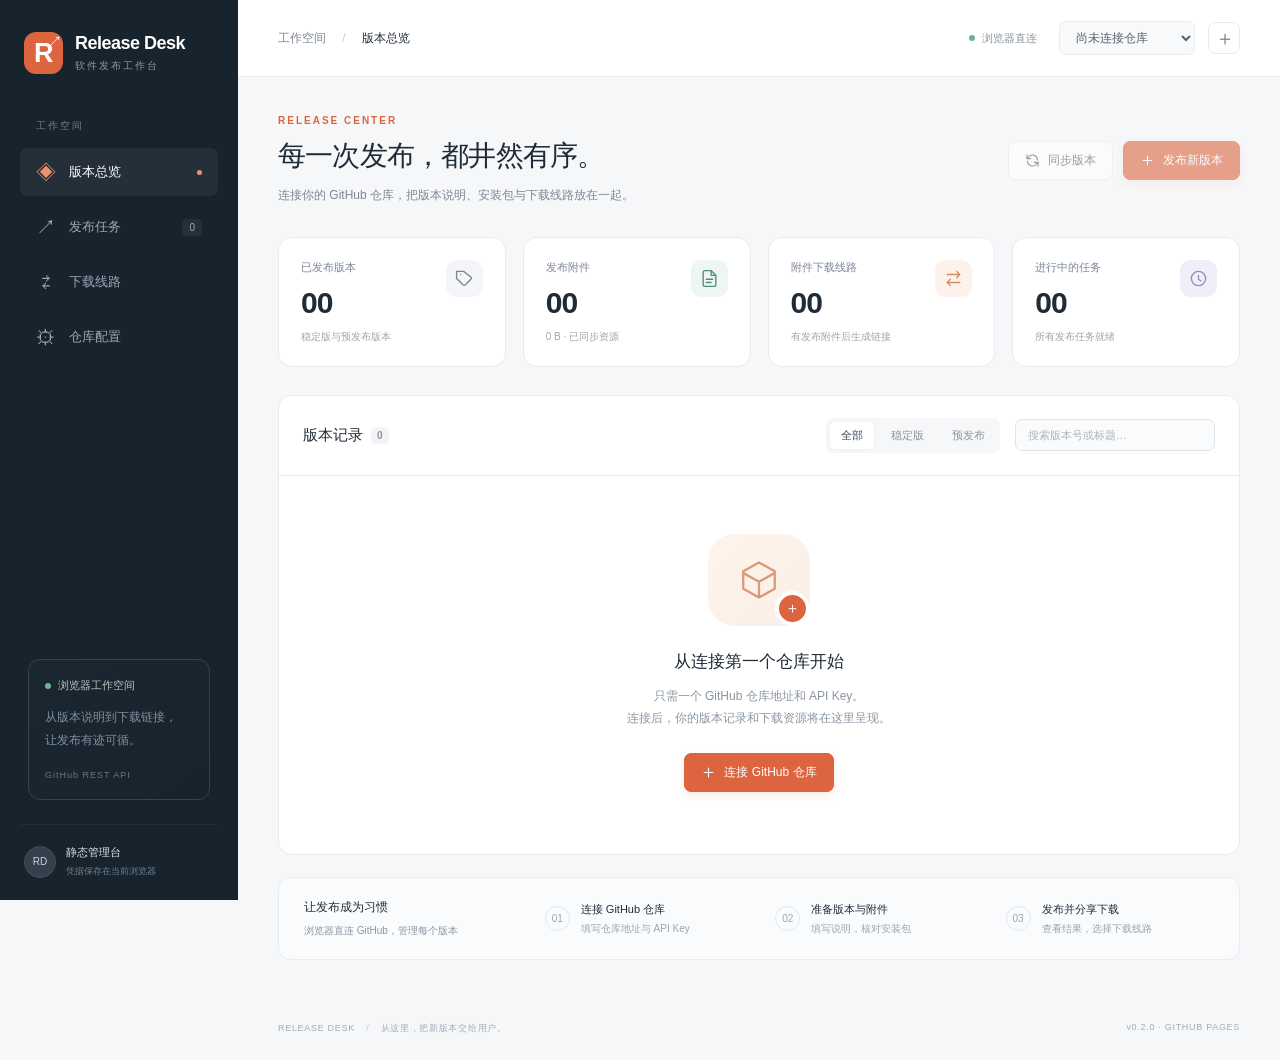
<file: index.html>
<!doctype html>
<html lang="zh-CN">
<head>
  <meta charset="utf-8"><meta name="viewport" content="width=device-width,initial-scale=1">
  <title>Release Desk · 软件发布管理台</title>
  <link rel="icon" href="data:image/svg+xml,%3Csvg xmlns='http://www.w3.org/2000/svg' viewBox='0 0 40 40'%3E%3Crect width='40' height='40' rx='12' fill='%23e36841'/%3E%3Cpath d='M12 27V13h9a5 5 0 0 1 0 10h-9m8 0 7 7' fill='none' stroke='white' stroke-width='3'/%3E%3C/svg%3E">
  <link rel="stylesheet" href="./style.css">
  <meta name="release-desk-mode" content="browser">
  <meta name="referrer" content="no-referrer">
  <meta http-equiv="Content-Security-Policy" content="default-src 'self'; script-src 'self'; style-src 'self'; img-src 'self' data:; connect-src 'self' https:; object-src 'none'; base-uri 'self'; form-action 'self'">
  <script src="./vendor/markdown-it.min.js" defer></script>
  <script src="./vendor/js-yaml.min.js" defer></script>
  <script src="./vendor/sha256.min.js" defer></script>
  <script src="./browser-api.js" defer></script>
  <script src="./app.js" defer></script>
</head>
<body>
  <aside class="sidebar">
    <a class="brand" href="./index.html"><span class="brand-icon">R<span>↗</span></span><span>Release Desk<small>软件发布工作台</small></span></a>
    <div class="nav-label">工作空间</div>
    <nav aria-label="主导航">
      <button data-page="releases" class="nav active"><span class="nav-icon">◈</span>版本总览<span class="nav-dot"></span></button>
      <button data-page="jobs" class="nav"><span class="nav-icon">↗</span>发布任务<span id="task-count" class="nav-count">0</span></button>
      <button data-page="routes" class="nav"><span class="nav-icon">⇄</span>下载线路</button>
      <button data-page="settings" class="nav"><span class="nav-icon">⚙</span>仓库配置</button>
    </nav>
    <div class="sidebar-note"><div class="live-indicator"><i></i> 浏览器工作空间</div><p>从版本说明到下载链接，<br>让发布有迹可循。</p><span>GitHub REST API</span></div>
    <div class="sidebar-footer"><span class="avatar">RD</span><div>静态管理台<small>凭据保存在当前浏览器</small></div></div>
  </aside>
  <div class="workspace">
    <header class="topbar"><div class="breadcrumb">工作空间 <span>/</span> <strong id="crumb">版本总览</strong></div><div class="topbar-right"><span class="local-label"><i></i> 浏览器直连</span><label class="sr-only" for="project-picker">当前仓库</label><select id="project-picker"><option value="">尚未连接仓库</option></select><button class="icon-button" id="add-project" title="添加仓库" aria-label="添加仓库">＋</button></div></header>
    <main id="main" tabindex="-1"><div class="loading-state"><span class="spinner"></span>正在读取工作空间…</div></main>
    <footer class="page-footer"><span>RELEASE DESK <b> / </b> 从这里，把新版本交给用户。</span><span>v0.2.0 · GITHUB PAGES</span></footer>
  </div>
  <dialog id="modal"><div id="modal-content"></div></dialog>
  <div id="toasts" role="status" aria-live="polite"></div>
</body>
</html>
</file>
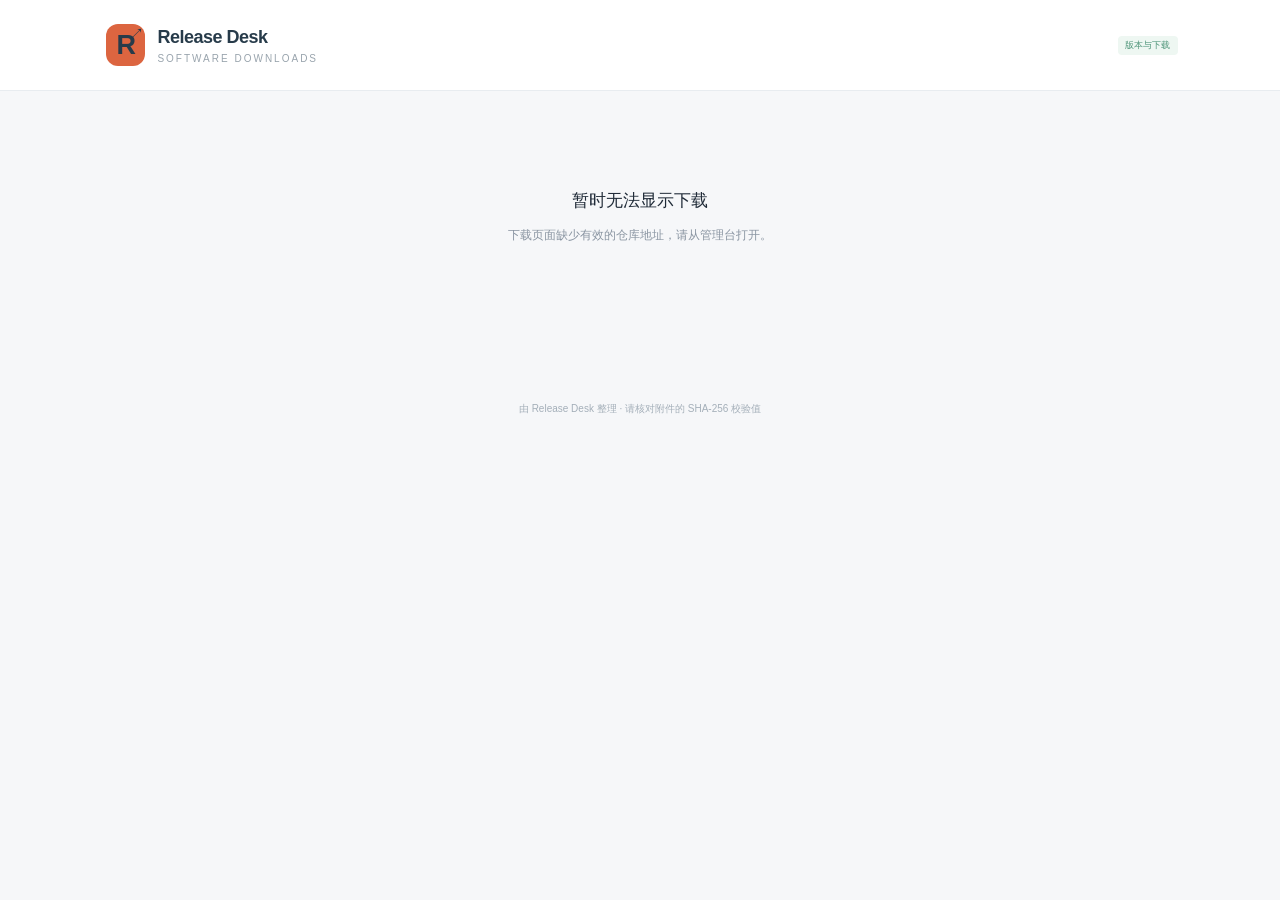
<file: download.html>
<!doctype html>
<html lang="zh-CN"><head><meta charset="utf-8"><meta name="viewport" content="width=device-width,initial-scale=1"><title>软件下载 · Release Desk</title><link rel="stylesheet" href="./style.css"><meta name="release-desk-mode" content="browser"><meta name="referrer" content="no-referrer"><meta http-equiv="Content-Security-Policy" content="default-src 'self'; script-src 'self'; style-src 'self'; img-src 'self' data:; connect-src 'self' https:; object-src 'none'; base-uri 'self'; form-action 'self'"><script src="./vendor/markdown-it.min.js" defer></script><script src="./public.js" defer></script></head>
<body class="public-body"><header class="public-header"><a href="./index.html" class="brand"><span class="brand-icon">R<span>↗</span></span><span>Release Desk<small>SOFTWARE DOWNLOADS</small></span></a><span class="badge green">版本与下载</span></header><main class="public-main" id="public-main"><div class="loading-state">正在读取版本信息…</div></main><footer class="public-footer">由 Release Desk 整理 · 请核对附件的 SHA-256 校验值</footer><div id="toasts" role="status"></div></body></html>
</file>
<file: style.css>
@charset "UTF-8";
.inline-info svg,.guide-icon svg{width:17px;height:17px;flex:none}
.topbar .topbar-right{flex-shrink:0}.topbar .local-label{white-space:nowrap}.topbar select{width:auto}
:root{--bg:#f6f7f9;--panel:#fff;--ink:#202b38;--muted:#7c8797;--line:#e8ecf0;--accent:#dc6540;--accent-light:#fff1e9;--green:#348b70;--dark:#17232d;--radius:14px;--shadow:0 4px 24px #182c4110;font-family:Inter,"Segoe UI","Microsoft YaHei",sans-serif;color:var(--ink);font-size:14px;font-synthesis:none}*{box-sizing:border-box}body{margin:0;background:var(--bg)}button,input,textarea,select{font:inherit}button,a,input,textarea,select{-webkit-tap-highlight-color:transparent}button{cursor:pointer}button:disabled{cursor:wait;opacity:.6}a{color:var(--accent);text-decoration:none}a:hover{text-decoration:underline}button:focus-visible,a:focus-visible{outline:3px solid #eea287;outline-offset:3px}button{transition:background .18s,transform .18s,box-shadow .18s}button:active:not(:disabled){transform:translateY(1px)}.sidebar{position:fixed;inset:0 auto 0 0;width:238px;background:var(--dark);color:#dfe6ec;padding:32px 20px 22px;display:flex;flex-direction:column;z-index:10}.brand{display:flex;gap:12px;align-items:center;color:#fff;font-size:18px;font-weight:650;letter-spacing:-.5px;padding:0 4px;text-decoration:none!important}.brand-icon{display:inline-flex;align-items:center;justify-content:center;position:relative;flex:none;width:39px;height:42px;background:var(--accent);border-radius:12px;font-size:27px;font-weight:700}.brand-icon span{position:absolute;font-size:15px;right:2px;top:1px}.brand small{display:block;font-size:10px;font-weight:400;color:#8e9ba7;letter-spacing:2px;margin-top:5px}.nav-label{font-size:10px;letter-spacing:2px;color:#71808d;margin:45px 16px 15px}.nav{display:flex;align-items:center;width:100%;gap:13px;background:none;border:0;color:#9ba9b5;padding:14px 16px;margin-bottom:7px;border-radius:8px;text-align:left;font-size:13px}.nav:hover{background:#ffffff08;color:white}.nav.active{background:#ffffff0e;color:white}.nav.active .nav-icon{color:#ee916c}.nav-dot{display:none;width:5px;height:5px;border-radius:50%;background:#f0926e;margin-left:auto}.active .nav-dot{display:block}.nav-icon{font-size:20px;width:20px;text-align:center;line-height:1}.nav-count{font-size:10px;background:#ffffff10;padding:3px 7px;border-radius:4px;margin-left:auto}.sidebar-note{margin: auto 8px 24px;border:1px solid #34434e;background:linear-gradient(140deg,#ffffff04,transparent);border-radius:12px;padding:18px 16px}.live-indicator{font-size:11px;color:#b4c8bd;display:flex;align-items:center;gap:7px}.live-indicator i,.local-label i{width:6px;height:6px;border-radius:50%;background:#6fb290;display:inline-block}.sidebar-note p{font-size:12px;color:#7e909d;line-height:1.9;margin:13px 0}.sidebar-note>span{font-size:9px;color:#647785;letter-spacing:1px}.sidebar-footer{border-top:1px solid #ffffff0c;padding:20px 4px 0;display:flex;align-items:center;gap:10px;font-size:11px}.avatar{background:#34414d;border:1px solid #43515d;width:32px;height:32px;border-radius:50%;display:grid;place-items:center;font-size:10px;color:#c5d5df}.sidebar-footer small{display:block;color:#6d818e;font-size:9px;margin-top:5px}.workspace{margin-left:238px;min-height:100vh;display:flex;flex-direction:column}.topbar{height:77px;background:#fff;border-bottom:1px solid var(--line);display:flex;align-items:center;justify-content:space-between;padding:0 40px;gap:20px}.breadcrumb{color:var(--muted);font-size:12px;white-space:nowrap}.breadcrumb span{padding:0 13px;color:#c5cdd5}.breadcrumb strong{font-weight:500;color:var(--ink)}.topbar-right{display:flex;align-items:center;gap:13px}.local-label{font-size:11px;color:#8a949f;display:flex;gap:7px;align-items:center;margin-right:9px}.topbar select{background:#f8f9fb;font-size:12px;border:1px solid var(--line);border-radius:7px;padding:8px 30px 8px 12px;max-width:270px;color:#526171}.icon-button{background:#fff;border:1px solid var(--line);border-radius:7px;color:#7e8b98;width:32px;height:32px;font-size:20px}main{padding:38px 40px 44px;max-width:1560px;width:100%;margin:auto;flex:1}.page-heading{display:flex;justify-content:space-between;align-items:center;gap:20px;margin-bottom:30px}.eyebrow{color:var(--accent);font-weight:600;letter-spacing:2px;font-size:10px;margin:0 0 11px}.page-heading h1{font-size:28px;font-weight:650;letter-spacing:-.8px;margin:0 0 10px}.subtitle{font-size:12px;color:var(--muted);margin:0;line-height:1.8}.actions{display:flex;align-items:center;gap:10px;flex-wrap:wrap}.button{display:inline-flex;justify-content:center;align-items:center;gap:8px;padding:10px 16px;border:1px solid var(--line);border-radius:7px;background:white;color:#526171;font-size:12px;font-weight:500;text-decoration:none!important;min-height:38px;white-space:nowrap}.button:hover{background:#fafbfc;border-color:#cbd4dd}.button.primary{background:var(--accent);color:#fff;border-color:var(--accent);box-shadow:0 4px 9px #dc65401c}.button.primary:hover{background:#c85432}.button.ghost{background:transparent}.button.small{font-size:11px;min-height:29px;padding:5px 10px}.button.danger{color:#ba4e4b}.button svg{width:15px;height:15px;flex:none}.stats{display:grid;grid-template-columns:repeat(4,1fr);gap:17px;margin:0 0 28px}.stat{padding:22px;background:#fff;border:1px solid var(--line);border-radius:var(--radius);display:flex;justify-content:space-between;gap:10px}.stat-label{color:var(--muted);font-size:11px;margin-bottom:13px}.stat-value{font-size:30px;line-height:1;font-weight:600;letter-spacing:-1px}.stat-note{color:#9ca5af;font-size:10px;margin-top:12px}.stat-icon{width:37px;height:37px;border-radius:11px;background:#f3f5f8;color:#778798;display:grid;place-items:center}.stat:nth-child(2) .stat-icon{background:#edf6f2;color:#538d77}.stat:nth-child(3) .stat-icon{background:#fdf2eb;color:#d18d61}.stat:nth-child(4) .stat-icon{background:#f0eef9;color:#9b8bbc}.stat-icon svg{width:19px;height:19px}.panel{background:#fff;border:1px solid var(--line);border-radius:var(--radius);overflow:hidden}.panel-title{display:flex;justify-content:space-between;align-items:center;padding:22px 24px;border-bottom:1px solid var(--line);gap:16px}.panel-title h2{font-size:15px;margin:0;font-weight:600}.count{display:inline-flex;font-size:10px;margin-left:8px;background:#f1f3f6;border-radius:5px;padding:3px 6px;color:#8a95a3;vertical-align:middle}.toolbar{display:flex;gap:15px;align-items:center}.search{padding:9px 12px!important;background:#fafbfc!important;width:200px!important;font-size:11px!important}.tabs{display:flex;gap:6px;background:#f5f7f9;padding:4px;border-radius:7px}.tab{background:transparent;border:0;border-radius:5px;color:#88939f;padding:6px 11px;font-size:11px}.tab.active{background:#fff;box-shadow:0 1px 4px #0000000b;color:#3c4957}.empty{padding:58px 25px 62px;text-align:center}.empty-illustration{width:102px;height:92px;border-radius:27px;display:grid;place-items:center;background:linear-gradient(135deg,#fff4eb,#f9efe7);margin:0 auto 24px;position:relative}.empty-illustration svg{width:42px;height:42px;color:#da9875;stroke-width:1.3}.empty-illustration:after{content:'＋';position:absolute;width:27px;height:27px;border-radius:50%;background:var(--accent);border:4px solid white;display:grid;place-items:center;color:#fff;right:0;bottom:0;font-size:15px}.empty h3{font-size:17px;font-weight:600;margin:0 0 12px}.empty p{font-size:12px;color:#8a95a2;line-height:1.9;margin:0 0 23px}.how-it-works{margin-top:22px;border:1px solid var(--line);border-radius:12px;background:#ffffff70;padding:21px 25px;display:grid;grid-template-columns:1.05fr 1fr 1fr 1fr;gap:22px;align-items:center}.how-title{font-size:12px;font-weight:600}.how-title small{display:block;font-size:10px;color:#8b95a2;font-weight:400;margin-top:8px}.step{display:flex;gap:11px;align-items:center}.step-number{width:25px;height:25px;display:grid;place-items:center;border:1px solid #e4e9ee;border-radius:50%;font-size:10px;color:#9ba6b1;flex:none}.step strong{display:block;font-size:11px;font-weight:500}.step small{display:block;color:#9aa4af;font-size:10px;margin-top:5px}.page-footer{display:flex;justify-content:space-between;gap:20px;padding:18px 40px 25px;color:#a3acb7;font-size:9px;letter-spacing:.7px}.page-footer b{padding:0 8px;font-weight:400;color:#c4cbd3}.settings-grid{display:grid;grid-template-columns:minmax(0,1.7fr) minmax(250px,1fr);gap:24px;align-items:start}.panel-body{padding:26px}.form-grid{display:grid;grid-template-columns:1fr 1fr;gap:18px}.field{margin-bottom:21px}.field:last-child{margin-bottom:0}.field label{display:block;font-size:12px;font-weight:500;margin-bottom:9px}.required{color:var(--accent);padding-left:3px}input:not([type=checkbox]):not([type=file]),textarea,select{width:100%;border:1px solid #dfe5eb;background:#fff;color:#314152;padding:11px 13px;border-radius:7px;outline:none;font-size:12px;transition:border .2s,box-shadow .2s}input:focus,textarea:focus,select:focus{border-color:#da8a6e!important;box-shadow:0 0 0 3px #e8896410}input::placeholder,textarea::placeholder{color:#acb4bd}textarea{resize:vertical;line-height:1.8}.field-help{font-size:10px;line-height:1.8;color:#909ca9;margin:7px 0 0}.field-help code{background:#f5f6f8;padding:1px 4px;border-radius:3px}.password-wrap{position:relative}.password-wrap input{padding-right:56px!important}.password-wrap button{position:absolute;right:9px;top:9px;background:#f4f6f8;border:0;padding:5px 8px;border-radius:4px;font-size:10px;color:#7c8a97}.form-footer{margin-top:25px;padding-top:21px;border-top:1px solid var(--line);display:flex;justify-content:space-between;align-items:center;gap:10px}.inline-info{font-size:10px;color:#8796a3;display:flex;align-items:center;gap:6px}.guide{padding:23px}.guide .guide-icon{width:36px;height:36px;border-radius:10px;background:var(--accent-light);color:var(--accent);display:grid;place-items:center;margin-bottom:15px}.guide h3{font-size:14px;font-weight:600;margin:0 0 16px}.guide p,.guide li{font-size:11px;color:#81909d;line-height:1.9}.guide ol{padding-left:18px;margin:0}.guide li{padding-bottom:10px}.guide a{font-size:11px}.note-box{background:#faf5ef;border:1px solid #f1e6d7;color:#aa8662;font-size:11px;padding:13px 15px;line-height:1.9;border-radius:7px}.success-box{background:#edf7f2;border:1px solid #d9eee3;color:#45856c;padding:12px 14px;border-radius:7px;font-size:11px;line-height:1.8}.error-box{background:#fff2f0;border:1px solid #f8d8d2;color:#b95a4c;padding:12px 14px;border-radius:7px;font-size:11px;line-height:1.8;overflow-wrap:anywhere}.banner{margin:0 0 18px}.stack{display:grid;gap:20px}.muted{color:var(--muted)}.micro{font-size:10px}.row-between{display:flex;justify-content:space-between;align-items:center;gap:16px}.switch{display:flex;align-items:center;gap:8px;font-size:12px;cursor:pointer}.switch input{accent-color:var(--accent);width:17px;height:17px}.path{display:block;padding:12px;background:#f5f7fa;border-radius:6px;border:1px solid var(--line);font-family:Consolas,monospace;overflow-wrap:anywhere;color:#667a8b;font-size:11px;line-height:1.6}.release{border-bottom:1px solid var(--line)}.release:last-child{border:0}.release summary{display:flex;align-items:center;padding:22px 24px;gap:16px;cursor:pointer;list-style:none}.release summary::-webkit-details-marker{display:none}.release summary:hover{background:#fcfcfd}.version-symbol{width:40px;height:40px;border-radius:10px;background:#f3f5f8;color:#8796a5;display:grid;place-items:center;flex:none}.version-symbol svg{width:20px;height:20px}.release[open] .version-symbol{background:var(--accent-light);color:var(--accent)}.release-title{font-size:14px;font-weight:600;margin-bottom:8px;display:flex;align-items:center;gap:9px;flex-wrap:wrap}.release-meta{font-size:10px;color:#94a0ab;display:flex;gap:13px;flex-wrap:wrap}.release-arrow{margin-left:auto;color:#a7b1ba;font-size:18px}.release[open] .release-arrow{transform:rotate(90deg)}.badge{display:inline-flex;align-items:center;white-space:nowrap;border-radius:4px;background:#f0f3f6;color:#7f8c99;padding:3px 7px;font-size:9px;font-weight:400;letter-spacing:.2px}.badge.green{background:#eef7f2;color:#4d9478}.badge.orange{background:var(--accent-light);color:#cc7d57}.badge.red{background:#fdf0ef;color:#c77970}.badge.purple{background:#f1eefb;color:#9b86c2}.release-content{padding:0 25px 25px 80px}.release-body{border-left:2px solid #eceff3;padding-left:18px;margin:3px 0 22px}.markdown{font-size:12px;line-height:1.9;overflow-wrap:anywhere;color:#61707e}.markdown h1,.markdown h2,.markdown h3{font-size:14px;color:#354656;margin:16px 0 8px}.markdown p{margin:8px 0}.markdown ul,.markdown ol{padding-left:20px}.markdown pre{background:#f4f6f8;padding:13px;border-radius:6px;overflow:auto}.markdown code{font-size:11px;background:#f4f6f8;padding:2px 4px}.markdown table{border-collapse:collapse}.markdown td,.markdown th{border:1px solid var(--line);padding:5px 9px}.asset-list{border:1px solid var(--line);border-radius:8px;overflow:hidden}.asset-row{display:flex;align-items:center;gap:11px;padding:13px 15px;border-bottom:1px solid var(--line);background:#fdfdfd}.asset-row:last-child{border:0}.asset-name{font:11px Consolas,monospace;color:#52677a;overflow-wrap:anywhere;min-width:0}.asset-info{font-size:10px;color:#a0aab4;margin-left:auto;white-space:nowrap}.asset-row>.button{flex:none}.asset-row>svg{color:#adb8c2;width:16px;height:16px;flex:none}.release-bottom{display:flex;justify-content:space-between;align-items:center;gap:10px;margin-top:16px;font-size:10px;color:#9ca6af}.job-card{padding:23px 25px;border-bottom:1px solid var(--line)}.job-card:last-child{border:0}.job-title{display:flex;align-items:center;gap:10px;font-size:14px;font-weight:600}.job-desc{font-size:11px;color:#82909d;line-height:1.8;margin:12px 0}.job-footer{display:flex;align-items:center;gap:12px;font-size:10px;color:#9da7b0;margin-top:14px}.job-footer .actions{margin-left:auto}.job-log{font:11px Consolas,"Microsoft YaHei",monospace;background:#f8fafc;border:1px solid var(--line);border-radius:6px;max-height:220px;overflow:auto;padding:10px 12px;margin-top:12px;line-height:2;color:#728291}.job-log time{color:#a8b2bc;margin-right:12px}progress{width:100%;height:5px;border:0;border-radius:4px;background:#e8edf0;display:block}progress::-webkit-progress-bar{background:#edf0f4;border-radius:5px}progress::-webkit-progress-value{background:#de9674;border-radius:5px}.route-item{padding:23px 25px;border-bottom:1px solid var(--line)}.route-item:last-child{border:0}.route-name{font-weight:600;font-size:13px}.route-template{font:11px Consolas,monospace;color:#9ba5ae;overflow-wrap:anywhere;margin:10px 0 0}.route-actions{display:flex;align-items:center;gap:10px}.route-form{padding:24px;background:#fafbfd;border-top:1px solid var(--line)}.route-form .form-grid{grid-template-columns:1fr 2fr}.route-form .field{margin:0}dialog{border:0;border-radius:16px;padding:0;width:min(750px,calc(100% - 36px));max-height:90vh;background:#fff;box-shadow:0 30px 100px #111e3340;color:var(--ink)}dialog::backdrop{background:#19253270;backdrop-filter:blur(3px)}.modal-head{padding:24px 28px;border-bottom:1px solid var(--line);display:flex;align-items:center;justify-content:space-between;gap:20px}.modal-head h2{font-size:19px;margin:0 0 7px}.modal-head p{font-size:11px;color:var(--muted);margin:0}.modal-body{padding:25px 28px}.modal-footer{padding:18px 28px;border-top:1px solid var(--line);display:flex;justify-content:space-between;align-items:center;gap:12px;background:#fcfdfe}.dropzone{border:1px dashed #d8e0e7;border-radius:9px;background:#fafbfd;text-align:center;padding:25px;cursor:pointer;position:relative}.dropzone:hover,.dropzone.dragover{background:#fff5ee;border-color:#e5b394}.dropzone input{position:absolute;inset:0;width:100%;height:100%;opacity:0;cursor:pointer}.dropzone strong{display:block;font-size:12px;font-weight:500;margin-bottom:8px;color:#6c7e8c}.dropzone small{font-size:10px;color:#a1acb6}.file-preview{display:flex;gap:10px;align-items:center;border-bottom:1px solid #f0f2f5;padding:10px 0;font-size:11px;color:#738392}.file-preview span:first-child{overflow-wrap:anywhere}.file-preview span:nth-child(2){margin-left:auto;font-size:10px;color:#a1abb4;white-space:nowrap}.file-preview button{border:0;background:#f5f6f8;border-radius:4px;color:#97a3ad}.import-label{display:inline-flex;position:relative;overflow:hidden}.import-label input{position:absolute;inset:0;opacity:0;width:100%;cursor:pointer}.modal-subtitle{font-size:12px;font-weight:600;margin:22px 0 12px}.check-list{margin:0;padding:0;list-style:none}.check-list li{padding:9px 0;color:#6e8291;font-size:11px}.check-list li:before{content:'✓';color:#73a98d;margin-right:9px}.route-download{border:1px solid var(--line);border-radius:9px;padding:17px;margin-bottom:13px}.route-download:last-child{margin-bottom:0}.route-url{display:block;font:11px Consolas,monospace;background:#f7f9fb;padding:10px 12px;border-radius:5px;margin:12px 0;color:#7d8f9f;overflow-wrap:anywhere}.route-check{color:#9ba6b1;font-size:10px;line-height:1.7}.download-actions{display:flex;gap:7px;align-items:center}.loading-state{padding:60px;display:flex;align-items:center;justify-content:center;gap:12px;color:#98a5b0;font-size:12px}.spinner{display:inline-block;width:16px;height:16px;border:2px solid #ede8e3;border-top-color:var(--accent);border-radius:50%;animation:spin 1s linear infinite}@keyframes spin{to{transform:rotate(360deg)}}#toasts{position:fixed;bottom:28px;right:30px;z-index:100;display:grid;gap:10px;max-width:400px}.toast{background:#23343f;border:1px solid #3a4d58;color:#edf2f5;padding:15px 20px;border-radius:10px;box-shadow:0 10px 30px #13232e20;font-size:12px;line-height:1.8;animation:arrive .2s ease-out}.toast.error{background:#fff3ef;border-color:#f0d5ce;color:#b26854}@keyframes arrive{from{transform:translateY(10px);opacity:0}to{transform:translateY(0);opacity:1}}.hidden{display:none!important}.sr-only{position:absolute;width:1px;height:1px;padding:0;margin:-1px;overflow:hidden;clip:rect(0,0,0,0);white-space:nowrap;border:0}.public-body{background:#f6f7f9}.public-header{padding:24px 8%;border-bottom:1px solid var(--line);background:#fff;display:flex;justify-content:space-between;align-items:center}.public-header .brand{color:#273b4a}.public-header .brand small{color:#99a4ad}.public-main{max-width:1050px;padding:40px 25px;margin:auto}.public-main .page-heading{padding:15px 0}.public-main .release-content{padding-left:25px}.public-footer{text-align:center;padding:30px;color:#a4afb9;font-size:10px}.two-col{display:grid;grid-template-columns:1fr 1fr;gap:15px}.mono{font-family:Consolas,monospace}.space-top{margin-top:20px}.space-bottom{margin-bottom:20px}.inline-link{font-size:11px}.notification{display:flex;align-items:center;gap:10px;margin-top:18px;color:#a1aab2;font-size:10px}.wide{width:100%}
@media(min-width:1600px){main{padding-top:50px}.page-heading{margin-bottom:36px}.stat{padding:25px}.empty{padding-top:80px;padding-bottom:85px}}@media(max-width:1150px){.sidebar{width:204px;padding-left:15px;padding-right:15px}.workspace{margin-left:204px}.topbar{padding:0 26px}main{padding:30px 26px}.page-heading h1{font-size:24px}.stats{gap:10px}.stat{padding:18px 15px}.stat-icon{width:30px;height:30px}.how-it-works{grid-template-columns:1fr 1fr 1fr}.how-title{display:none}.toolbar{gap:8px}.search{width:150px!important}.settings-grid{grid-template-columns:minmax(0,1fr) 260px}.brand{font-size:16px}.brand-icon{width:34px;height:38px}.local-label{display:none}.asset-info{display:none}}@media(max-width:900px){.sidebar{width:76px;padding:24px 12px}.brand{padding:0;justify-content:center}.brand>span:last-child,.nav-label,.sidebar-note,.sidebar-footer,.nav-count,.nav-dot{display:none!important}.nav{font-size:0;justify-content:center;padding:14px 0;gap:0;margin-top:10px}.nav-icon{font-size:23px}.sidebar nav{margin-top:30px}.workspace{margin-left:76px}.settings-grid{grid-template-columns:1fr}.settings-grid>.stack{grid-template-columns:1fr 1fr}.stats{grid-template-columns:repeat(2,1fr)}.topbar{height:65px}.panel-title{align-items:flex-start;flex-direction:column}.toolbar{width:100%;justify-content:space-between}.search{width:45%!important}.page-footer{padding:18px 26px}.page-footer span:last-child{display:none}.stat-icon{width:36px;height:36px}.public-header{padding:18px 25px}}@media(max-width:600px){.sidebar{width:60px;padding:20px 8px}.workspace{margin-left:60px}.brand-icon{width:32px;height:36px}.topbar{padding:0 16px;gap:10px}.breadcrumb{display:none}.topbar-right{width:100%;justify-content:space-between}.topbar select{max-width:calc(100% - 40px)}main{padding:27px 16px}.page-heading{align-items:flex-start;flex-direction:column;gap:16px;margin-bottom:23px}.page-heading h1{font-size:23px}.stats{gap:9px}.stat{padding:17px 12px}.stat-value{font-size:25px}.stat-note{font-size:9px}.stat-icon{width:25px;height:25px}.stat-icon svg{width:15px;height:15px}.how-it-works{grid-template-columns:1fr;padding:18px;gap:16px}.panel-title{padding:19px}.tabs{gap:0}.tab{padding:6px 8px}.panel-title .toolbar{flex-direction:column;align-items:stretch}.search{width:100%!important}.settings-grid>.stack{grid-template-columns:1fr}.panel-body{padding:20px}.form-grid,.two-col{grid-template-columns:1fr;gap:0}.form-footer{align-items:flex-start;flex-direction:column}.release summary{padding:18px 15px;gap:11px}.release-title{font-size:12px}.release-content{padding:0 15px 20px}.asset-row{padding:12px 9px;gap:7px}.asset-name{font-size:10px}.asset-row>.button{padding:5px 7px;font-size:10px}.release-meta{font-size:9px;gap:8px}.release-bottom{align-items:flex-start;flex-direction:column}.modal-head,.modal-body,.modal-footer{padding:20px}.modal-head h2{font-size:17px}.modal-footer{flex-wrap:wrap}.route-download .row-between{align-items:flex-start;gap:10px;flex-direction:column}.route-item,.job-card{padding:19px}.route-form{padding:19px}.route-form .form-grid{grid-template-columns:1fr;gap:13px}.page-footer{padding:18px 16px;font-size:8px}.row-between{gap:10px}.job-footer{flex-wrap:wrap}.public-main{padding:25px 15px}.public-header{padding:17px}.public-header .brand>span:last-child{display:block}.public-header .brand-icon{width:32px}.public-header .button{font-size:10px}.route-check{font-size:9px}#toasts{right:15px;bottom:15px;max-width:calc(100% - 30px)}}@media(prefers-reduced-motion:reduce){*{animation:none!important;transition:none!important}}
</file>
